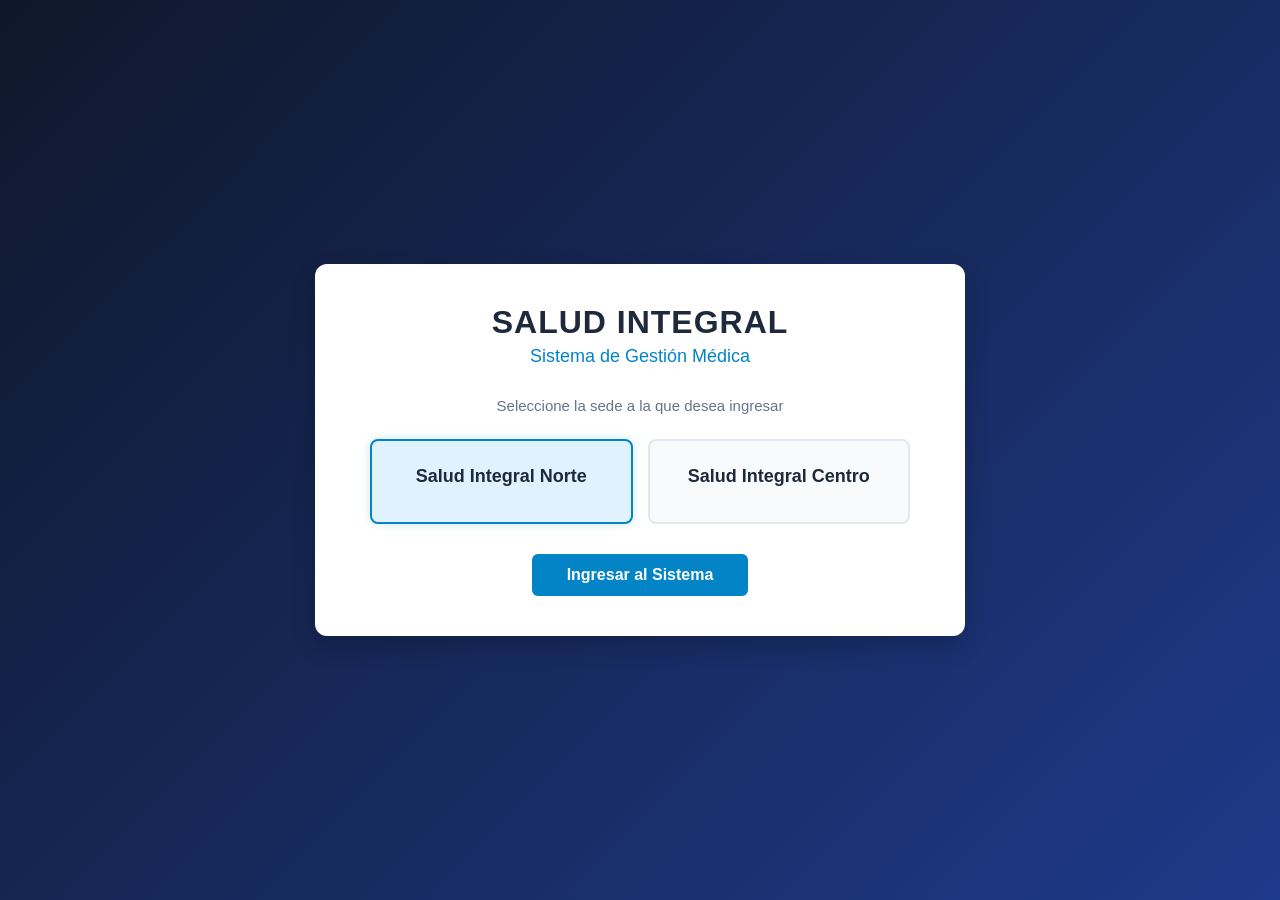
<file: index.html>
<!DOCTYPE html>
<html lang="es">
<head>
    <meta charset="UTF-8">
    <title>Salud Integral - Bienvenido</title>
    <link rel="stylesheet" href="css/styles.css">
</head>
<body class="welcome-body" data-view="welcome">
    <div class="welcome-container">
        <div class="welcome-title">SALUD INTEGRAL</div>
        <div class="welcome-subtitle">Sistema de Gestión Médica</div>
        <div class="welcome-instruction">Seleccione la sede a la que desea ingresar</div>
        
        <div class="cards-container">
            <div class="card-sede" data-sede="C01">
                <h3>Salud Integral Norte</h3>
            </div>
            <div class="card-sede" data-sede="C02">
                <h3>Salud Integral Centro</h3>
            </div>
        </div>
        
        <button id="btn-ingresar" class="btn-primary">Ingresar al Sistema</button>
    </div>
    <script src="js/app.js"></script>
</body>
</html>
</file>
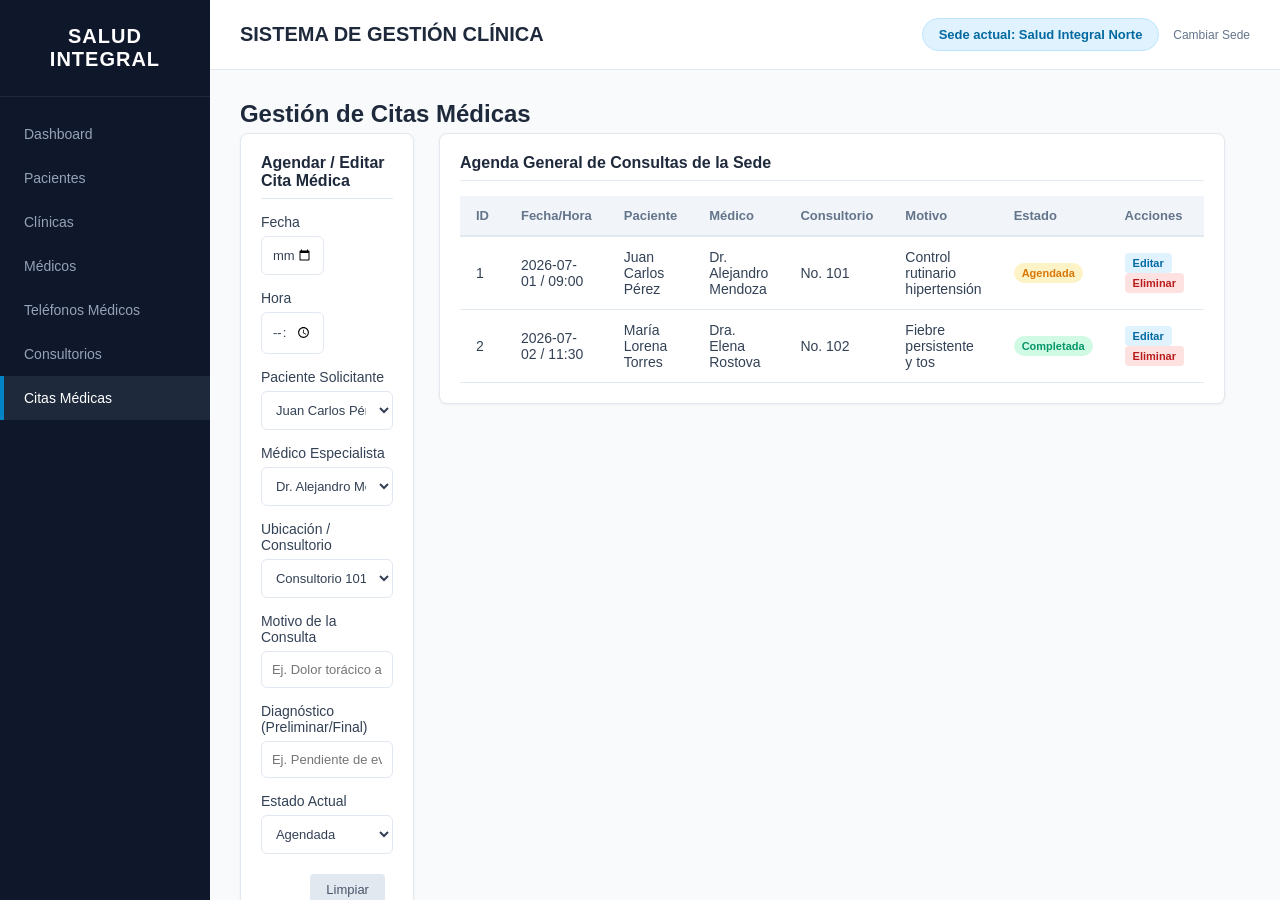
<file: citas.html>
<!DOCTYPE html>
<html lang="es">
<head>
    <meta charset="UTF-8">
    <title>Salud Integral - Citas Médicas</title>
    <link rel="stylesheet" href="css/styles.css">
</head>
<body data-view="citas">
    <div class="app-container">
        <!-- Sidebar -->
        <div class="sidebar-cell">
            <div class="sidebar-header">
                <div class="sidebar-logo">SALUD INTEGRAL</div>
            </div>
            <ul class="sidebar-menu">
                <li><a href="dashboard.html">Dashboard</a></li><li><a href="pacientes.html">Pacientes</a></li><li><a href="clinicas.html">Clínicas</a></li><li><a href="medicos.html">Médicos</a></li><li><a href="telefonos.html">Teléfonos Médicos</a></li><li><a href="consultorios.html">Consultorios</a></li><li class="active"><a href="citas.html">Citas Médicas</a></li>
            </ul>
        </div>
        
        <!-- Main Panel Content -->
        <div class="main-cell">
            <div class="app-header">
                <div class="header-table">
                    <div class="header-left">
                        <h1>SISTEMA DE GESTIÓN CLÍNICA</h1>
                    </div>
                    <div class="header-right">
                        <span class="badge-sede" id="current-sede-badge">Cargando sede...</span>
                        <a href="index.html" class="btn-change-sede">Cambiar Sede</a>
                    </div>
                </div>
            </div>
            
            <div class="app-content">
                <div class="view-title">Gestión de Citas Médicas</div>

<div class="crud-container">
    <div class="form-cell" style="width:360px;">
        <div class="panel-card">
            <div class="panel-title">Agendar / Editar Cita Médica</div>
            <form id="crud-form">
                <input type="hidden" id="id_cita">
                <div class="form-group" style="display:inline-block; width:48%; margin-right:2%;">
                    <label>Fecha</label>
                    <input type="date" id="fecha" class="form-control" required>
                </div>
                <div class="form-group" style="display:inline-block; width:48%;">
                    <label>Hora</label>
                    <input type="time" id="hora" class="form-control" required>
                </div>
                <div class="form-group">
                    <label>Paciente Solicitante</label>
                    <select id="id_paciente" class="form-control" required></select>
                </div>
                <div class="form-group">
                    <label>Médico Especialista</label>
                    <select id="id_medico" class="form-control" required></select>
                </div>
                <div class="form-group">
                    <label>Ubicación / Consultorio</label>
                    <select id="nro_consultorio" class="form-control" required></select>
                </div>
                <div class="form-group">
                    <label>Motivo de la Consulta</label>
                    <input type="text" id="motivo_consulta" class="form-control" placeholder="Ej. Dolor torácico agudo" required>
                </div>
                <div class="form-group">
                    <label>Diagnóstico (Preliminar/Final)</label>
                    <input type="text" id="diagnostico" class="form-control" placeholder="Ej. Pendiente de evaluación médica">
                </div>
                <div class="form-group">
                    <label>Estado Actual</label>
                    <select id="estado" class="form-control" required>
                        <option value="Agendada">Agendada</option>
                        <option value="Completada">Completada</option>
                        <option value="Cancelada">Cancelada</option>
                    </select>
                </div>
                <div class="form-actions">
                    <button type="button" class="btn-sm btn-secondary" onclick="clearForm()">Limpiar</button>
                    <button type="submit" class="btn-sm btn-success">Agendar Cita</button>
                </div>
            </form>
        </div>
    </div>
    
    <div class="table-cell-panel">
        <div class="panel-card">
            <div class="panel-title">Agenda General de Consultas de la Sede</div>
            <div class="table-responsive">
                <table class="custom-table">
                    <thead>
                        <tr>
                            <th>ID</th>
                            <th>Fecha/Hora</th>
                            <th>Paciente</th>
                            <th>Médico</th>
                            <th>Consultorio</th>
                            <th>Motivo</th>
                            <th>Estado</th>
                            <th>Acciones</th>
                        </tr>
                    </thead>
                    <tbody id="table-tbody"></tbody>
                </table>
            </div>
        </div>
    </div>
</div>
            </div>
        </div>
    </div>
    <script src="js/app.js"></script>
</body>
</html>
</file>
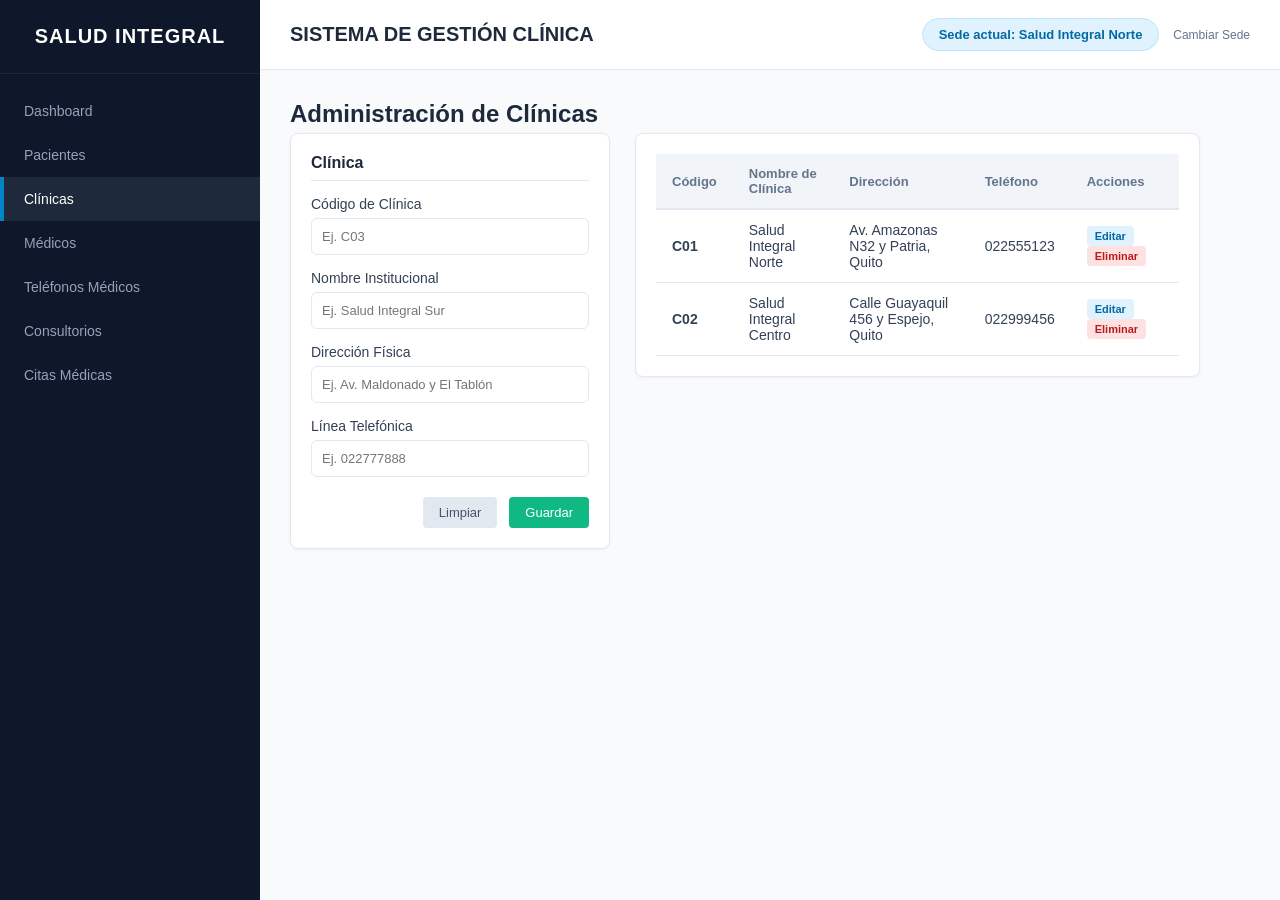
<file: clinicas.html>
<!DOCTYPE html>
<html lang="es">
<head>
    <meta charset="UTF-8">
    <title>Salud Integral - Clínicas</title>
    <link rel="stylesheet" href="css/styles.css">
</head>
<body data-view="clinicas">
    <div class="app-container">
        <!-- Sidebar -->
        <div class="sidebar-cell">
            <div class="sidebar-header">
                <div class="sidebar-logo">SALUD INTEGRAL</div>
            </div>
            <ul class="sidebar-menu">
                <li><a href="dashboard.html">Dashboard</a></li><li><a href="pacientes.html">Pacientes</a></li><li class="active"><a href="clinicas.html">Clínicas</a></li><li><a href="medicos.html">Médicos</a></li><li><a href="telefonos.html">Teléfonos Médicos</a></li><li><a href="consultorios.html">Consultorios</a></li><li><a href="citas.html">Citas Médicas</a></li>
            </ul>
        </div>
        
        <!-- Main Panel Content -->
        <div class="main-cell">
            <div class="app-header">
                <div class="header-table">
                    <div class="header-left">
                        <h1>SISTEMA DE GESTIÓN CLÍNICA</h1>
                    </div>
                    <div class="header-right">
                        <span class="badge-sede" id="current-sede-badge">Cargando sede...</span>
                        <a href="index.html" class="btn-change-sede">Cambiar Sede</a>
                    </div>
                </div>
            </div>
            
            <div class="app-content">
                <div class="view-title">Administración de Clínicas</div>

<div class="crud-container">
    <div class="form-cell">
        <div class="panel-card">
            <div class="panel-title">Clínica</div>
            <form id="crud-form">
                <div class="form-group">
                    <label>Código de Clínica</label>
                    <input type="text" id="id_clinica" class="form-control" placeholder="Ej. C03" required>
                </div>
                <div class="form-group">
                    <label>Nombre Institucional</label>
                    <input type="text" id="nombre" class="form-control" placeholder="Ej. Salud Integral Sur" required>
                </div>
                <div class="form-group">
                    <label>Dirección Física</label>
                    <input type="text" id="direccion" class="form-control" placeholder="Ej. Av. Maldonado y El Tablón" required>
                </div>
                <div class="form-group">
                    <label>Línea Telefónica</label>
                    <input type="text" id="telefono" class="form-control" placeholder="Ej. 022777888" required>
                </div>
                <div class="form-actions">
                    <button type="button" class="btn-sm btn-secondary" onclick="clearForm()">Limpiar</button>
                    <button type="submit" class="btn-sm btn-success">Guardar</button>
                </div>
            </form>
        </div>
    </div>
    
    <div class="table-cell-panel">
        <div class="panel-card">
            <div class="table-responsive">
                <table class="custom-table">
                    <thead>
                        <tr>
                            <th>Código</th>
                            <th>Nombre de Clínica</th>
                            <th>Dirección</th>
                            <th>Teléfono</th>
                            <th>Acciones</th>
                        </tr>
                    </thead>
                    <tbody id="table-tbody"></tbody>
                </table>
            </div>
        </div>
    </div>
</div>
            </div>
        </div>
    </div>
    <script src="js/app.js"></script>
</body>
</html>
</file>
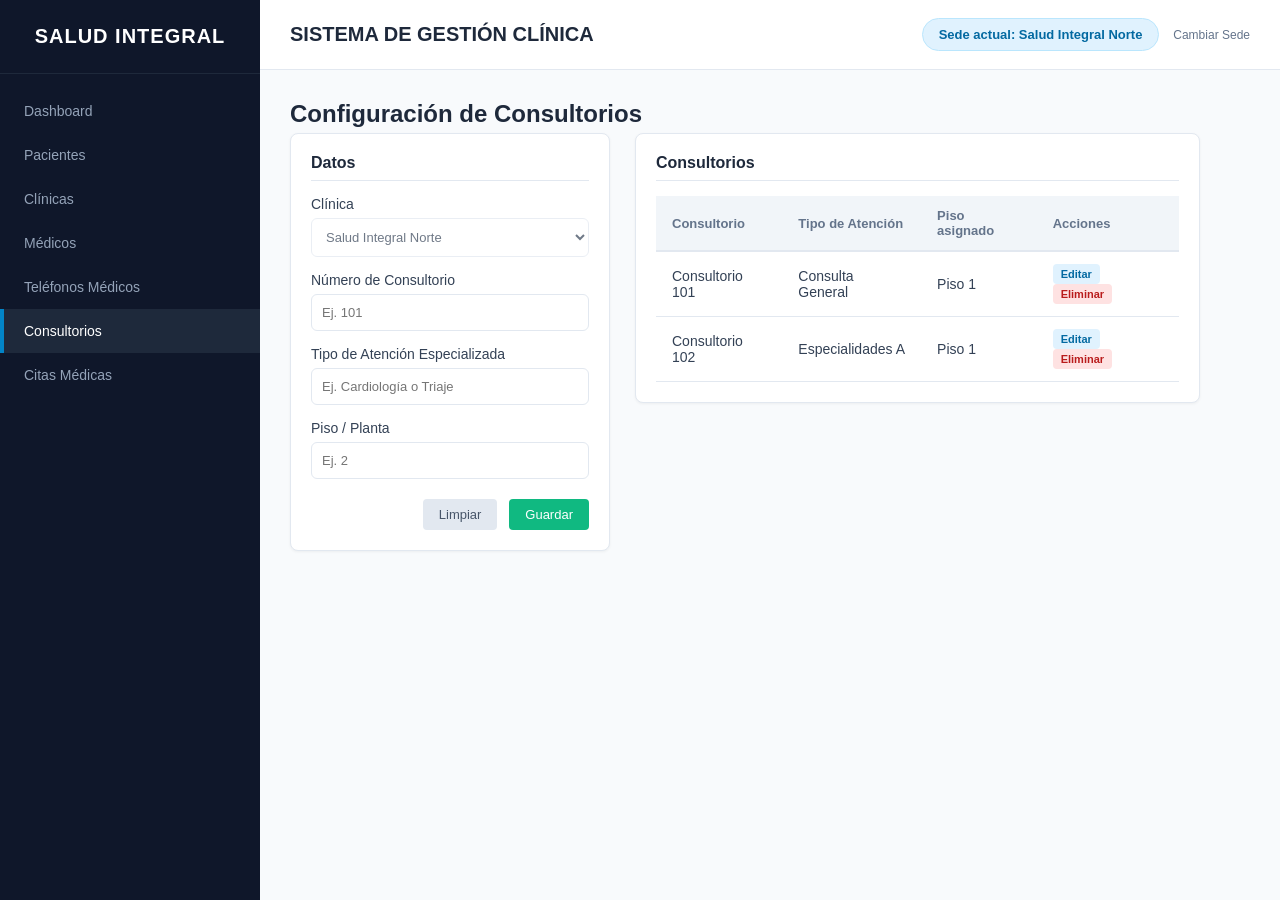
<file: consultorios.html>
<!DOCTYPE html>
<html lang="es">
<head>
    <meta charset="UTF-8">
    <title>Salud Integral - Consultorios</title>
    <link rel="stylesheet" href="css/styles.css">
</head>
<body data-view="consultorios">
    <div class="app-container">
        <!-- Sidebar -->
        <div class="sidebar-cell">
            <div class="sidebar-header">
                <div class="sidebar-logo">SALUD INTEGRAL</div>
            </div>
            <ul class="sidebar-menu">
                <li><a href="dashboard.html">Dashboard</a></li><li><a href="pacientes.html">Pacientes</a></li><li><a href="clinicas.html">Clínicas</a></li><li><a href="medicos.html">Médicos</a></li><li><a href="telefonos.html">Teléfonos Médicos</a></li><li class="active"><a href="consultorios.html">Consultorios</a></li><li><a href="citas.html">Citas Médicas</a></li>
            </ul>
        </div>
        
        <!-- Main Panel Content -->
        <div class="main-cell">
            <div class="app-header">
                <div class="header-table">
                    <div class="header-left">
                        <h1>SISTEMA DE GESTIÓN CLÍNICA</h1>
                    </div>
                    <div class="header-right">
                        <span class="badge-sede" id="current-sede-badge">Cargando sede...</span>
                        <a href="index.html" class="btn-change-sede">Cambiar Sede</a>
                    </div>
                </div>
            </div>
            
            <div class="app-content">
                <div class="view-title">Configuración de Consultorios</div>

<div class="crud-container">
    <div class="form-cell">
        <div class="panel-card">
            <div class="panel-title">Datos</div>
            <form id="crud-form">
                <div class="form-group">
                    <label>Clínica</label>
                    <select id="id_clinica" class="form-control" required></select>
                </div>
                <div class="form-group">
                    <label>Número de Consultorio</label>
                    <input type="number" id="nro_consultorio" class="form-control" placeholder="Ej. 101" required>
                </div>
                <div class="form-group">
                    <label>Tipo de Atención Especializada</label>
                    <input type="text" id="tipo_atencion" class="form-control" placeholder="Ej. Cardiología o Triaje" required>
                </div>
                <div class="form-group">
                    <label>Piso / Planta</label>
                    <input type="number" id="piso" class="form-control" placeholder="Ej. 2" min="1" required>
                </div>
                <div class="form-actions">
                    <button type="button" class="btn-sm btn-secondary" onclick="clearForm()">Limpiar</button>
                    <button type="submit" class="btn-sm btn-success">Guardar</button>
                </div>
            </form>
        </div>
    </div>
    
    <div class="table-cell-panel">
        <div class="panel-card">
            <div class="panel-title">Consultorios</div>
            <div class="table-responsive">
                <table class="custom-table">
                    <thead>
                        <tr>
                            <th>Consultorio</th>
                            <th>Tipo de Atención</th>
                            <th>Piso asignado</th>
                            <th>Acciones</th>
                        </tr>
                    </thead>
                    <tbody id="table-tbody"></tbody>
                </table>
            </div>
        </div>
    </div>
</div>
            </div>
        </div>
    </div>
    <script src="js/app.js"></script>
</body>
</html>
</file>
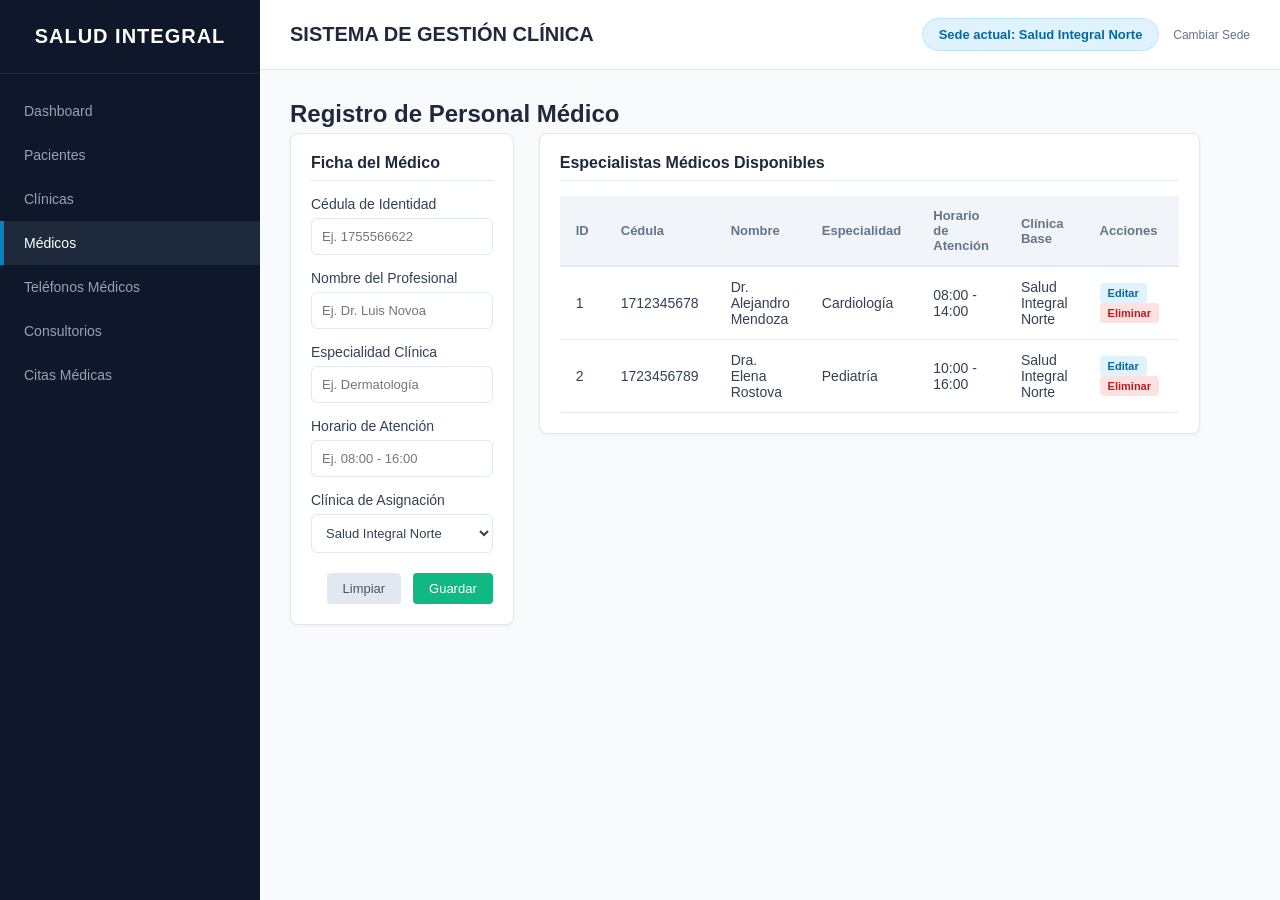
<file: medicos.html>
<!DOCTYPE html>
<html lang="es">
<head>
    <meta charset="UTF-8">
    <title>Salud Integral - Médicos</title>
    <link rel="stylesheet" href="css/styles.css">
</head>
<body data-view="medicos">
    <div class="app-container">
        <!-- Sidebar -->
        <div class="sidebar-cell">
            <div class="sidebar-header">
                <div class="sidebar-logo">SALUD INTEGRAL</div>
            </div>
            <ul class="sidebar-menu">
                <li><a href="dashboard.html">Dashboard</a></li><li><a href="pacientes.html">Pacientes</a></li><li><a href="clinicas.html">Clínicas</a></li><li class="active"><a href="medicos.html">Médicos</a></li><li><a href="telefonos.html">Teléfonos Médicos</a></li><li><a href="consultorios.html">Consultorios</a></li><li><a href="citas.html">Citas Médicas</a></li>
            </ul>
        </div>
        
        <!-- Main Panel Content -->
        <div class="main-cell">
            <div class="app-header">
                <div class="header-table">
                    <div class="header-left">
                        <h1>SISTEMA DE GESTIÓN CLÍNICA</h1>
                    </div>
                    <div class="header-right">
                        <span class="badge-sede" id="current-sede-badge">Cargando sede...</span>
                        <a href="index.html" class="btn-change-sede">Cambiar Sede</a>
                    </div>
                </div>
            </div>
            
            <div class="app-content">
                <div class="view-title">Registro de Personal Médico</div>

<div class="crud-container">
    <div class="form-cell">
        <div class="panel-card">
            <div class="panel-title">Ficha del Médico</div>
            <form id="crud-form">
                <input type="hidden" id="id_medico">
                <div class="form-group">
                    <label>Cédula de Identidad</label>
                    <input type="text" id="cedula" class="form-control" placeholder="Ej. 1755566622" required>
                </div>
                <div class="form-group">
                    <label>Nombre del Profesional</label>
                    <input type="text" id="nombre" class="form-control" placeholder="Ej. Dr. Luis Novoa" required>
                </div>
                <div class="form-group">
                    <label>Especialidad Clínica</label>
                    <input type="text" id="especialidad" class="form-control" placeholder="Ej. Dermatología" required>
                </div>
                <div class="form-group">
                    <label>Horario de Atención</label>
                    <input type="text" id="horario_atencion" class="form-control" placeholder="Ej. 08:00 - 16:00" required>
                </div>
                <div class="form-group">
                    <label>Clínica de Asignación</label>
                    <select id="id_clinica" class="form-control" required></select>
                </div>
                <div class="form-actions">
                    <button type="button" class="btn-sm btn-secondary" onclick="clearForm()">Limpiar</button>
                    <button type="submit" class="btn-sm btn-success">Guardar</button>
                </div>
            </form>
        </div>
    </div>
    
    <div class="table-cell-panel">
        <div class="panel-card">
            <div class="panel-title">Especialistas Médicos Disponibles</div>
            <div class="table-responsive">
                <table class="custom-table">
                    <thead>
                        <tr>
                            <th>ID</th>
                            <th>Cédula</th>
                            <th>Nombre</th>
                            <th>Especialidad</th>
                            <th>Horario de Atención</th>
                            <th>Clínica Base</th>
                            <th>Acciones</th>
                        </tr>
                    </thead>
                    <tbody id="table-tbody"></tbody>
                </table>
            </div>
        </div>
    </div>
</div>
            </div>
        </div>
    </div>
    <script src="js/app.js"></script>
</body>
</html>
</file>
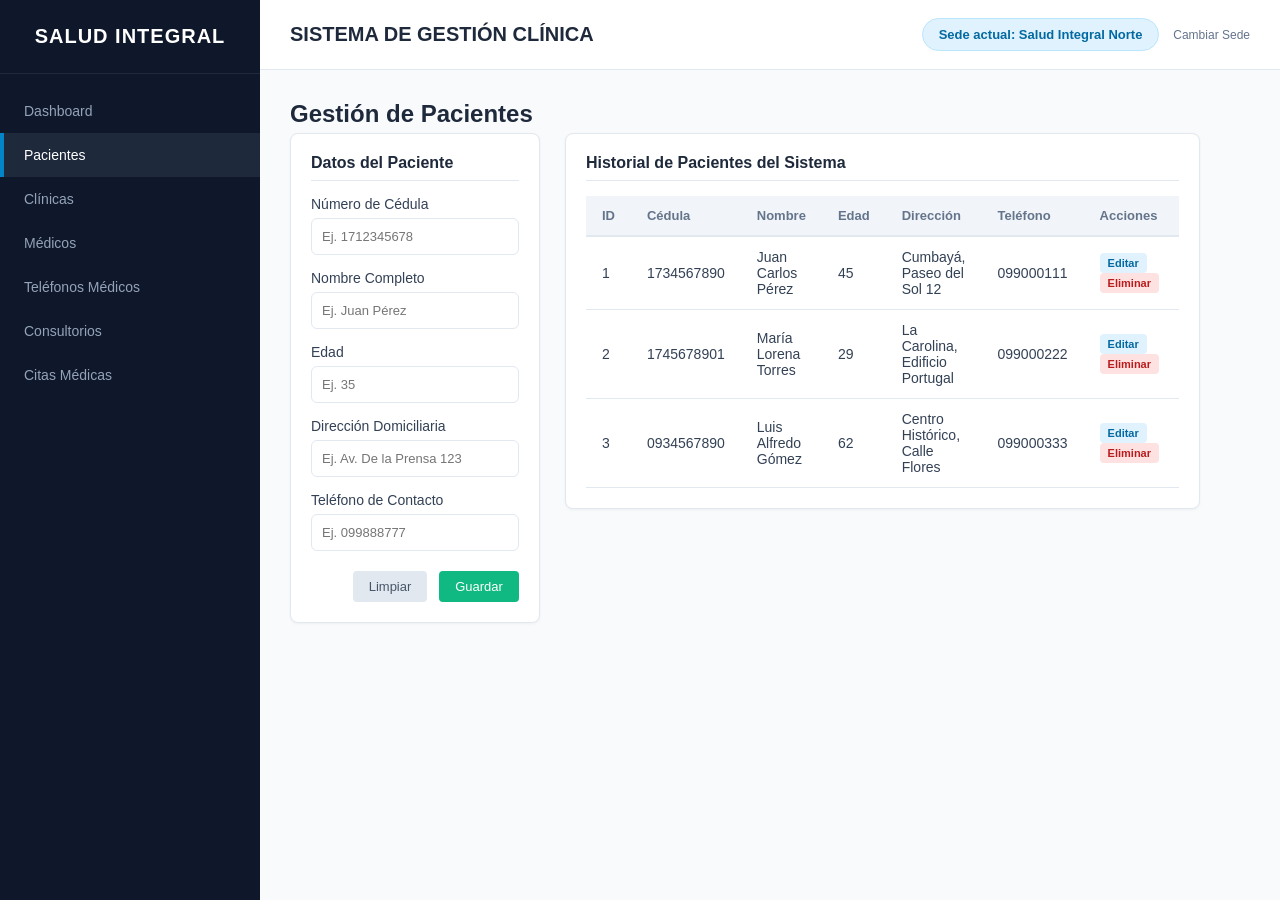
<file: pacientes.html>
<!DOCTYPE html>
<html lang="es">
<head>
    <meta charset="UTF-8">
    <title>Salud Integral - Pacientes</title>
    <link rel="stylesheet" href="css/styles.css">
</head>
<body data-view="pacientes">
    <div class="app-container">
        <!-- Sidebar -->
        <div class="sidebar-cell">
            <div class="sidebar-header">
                <div class="sidebar-logo">SALUD INTEGRAL</div>
            </div>
            <ul class="sidebar-menu">
                <li><a href="dashboard.html">Dashboard</a></li><li class="active"><a href="pacientes.html">Pacientes</a></li><li><a href="clinicas.html">Clínicas</a></li><li><a href="medicos.html">Médicos</a></li><li><a href="telefonos.html">Teléfonos Médicos</a></li><li><a href="consultorios.html">Consultorios</a></li><li><a href="citas.html">Citas Médicas</a></li>
            </ul>
        </div>
        
        <!-- Main Panel Content -->
        <div class="main-cell">
            <div class="app-header">
                <div class="header-table">
                    <div class="header-left">
                        <h1>SISTEMA DE GESTIÓN CLÍNICA</h1>
                    </div>
                    <div class="header-right">
                        <span class="badge-sede" id="current-sede-badge">Cargando sede...</span>
                        <a href="index.html" class="btn-change-sede">Cambiar Sede</a>
                    </div>
                </div>
            </div>
            
            <div class="app-content">
                <div class="view-title">Gestión de Pacientes</div>

<div class="crud-container">
    <div class="form-cell">
        <div class="panel-card">
            <div class="panel-title">Datos del Paciente</div>
            <form id="crud-form">
                <input type="hidden" id="id_paciente">
                <div class="form-group">
                    <label>Número de Cédula</label>
                    <input type="text" id="cedula" class="form-control" placeholder="Ej. 1712345678" required>
                </div>
                <div class="form-group">
                    <label>Nombre Completo</label>
                    <input type="text" id="nombre" class="form-control" placeholder="Ej. Juan Pérez" required>
                </div>
                <div class="form-group">
                    <label>Edad</label>
                    <input type="number" id="edad" class="form-control" placeholder="Ej. 35" min="0" required>
                </div>
                <div class="form-group">
                    <label>Dirección Domiciliaria</label>
                    <input type="text" id="direccion" class="form-control" placeholder="Ej. Av. De la Prensa 123" required>
                </div>
                <div class="form-group">
                    <label>Teléfono de Contacto</label>
                    <input type="text" id="telefono" class="form-control" placeholder="Ej. 099888777" required>
                </div>
                <div class="form-actions">
                    <button type="button" class="btn-sm btn-secondary" onclick="clearForm()">Limpiar</button>
                    <button type="submit" class="btn-sm btn-success">Guardar</button>
                </div>
            </form>
        </div>
    </div>
    
    <div class="table-cell-panel">
        <div class="panel-card">
            <div class="panel-title">Historial de Pacientes del Sistema</div>
            <div class="table-responsive">
                <table class="custom-table">
                    <thead>
                        <tr>
                            <th>ID</th>
                            <th>Cédula</th>
                            <th>Nombre</th>
                            <th>Edad</th>
                            <th>Dirección</th>
                            <th>Teléfono</th>
                            <th>Acciones</th>
                        </tr>
                    </thead>
                    <tbody id="table-tbody"></tbody>
                </table>
            </div>
        </div>
    </div>
</div>
            </div>
        </div>
    </div>
    <script src="js/app.js"></script>
</body>
</html>
</file>
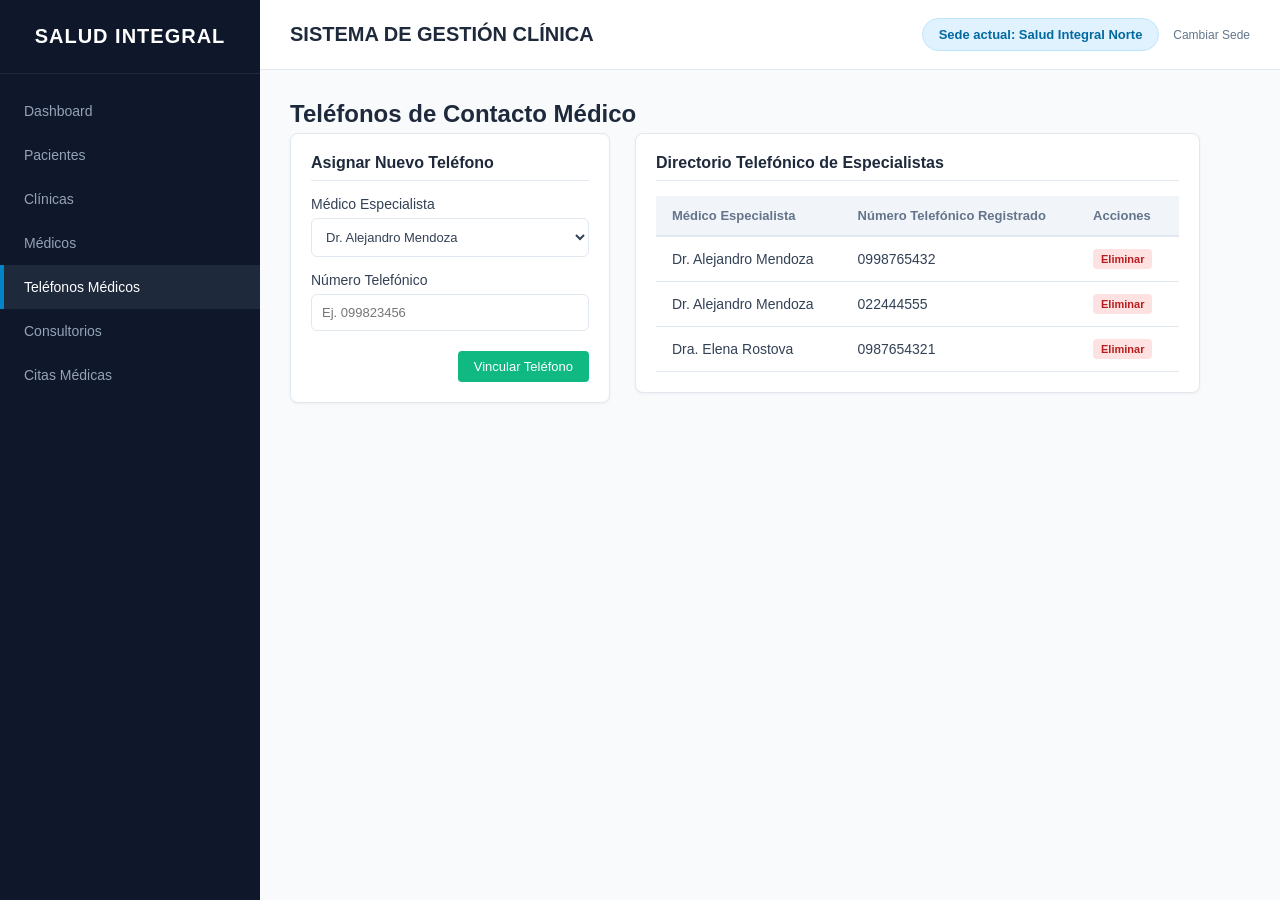
<file: telefonos.html>
<!DOCTYPE html>
<html lang="es">
<head>
    <meta charset="UTF-8">
    <title>Salud Integral - Teléfonos</title>
    <link rel="stylesheet" href="css/styles.css">
</head>
<body data-view="telefonos">
    <div class="app-container">
        <!-- Sidebar -->
        <div class="sidebar-cell">
            <div class="sidebar-header">
                <div class="sidebar-logo">SALUD INTEGRAL</div>
            </div>
            <ul class="sidebar-menu">
                <li><a href="dashboard.html">Dashboard</a></li><li><a href="pacientes.html">Pacientes</a></li><li><a href="clinicas.html">Clínicas</a></li><li><a href="medicos.html">Médicos</a></li><li class="active"><a href="telefonos.html">Teléfonos Médicos</a></li><li><a href="consultorios.html">Consultorios</a></li><li><a href="citas.html">Citas Médicas</a></li>
            </ul>
        </div>
        
        <!-- Main Panel Content -->
        <div class="main-cell">
            <div class="app-header">
                <div class="header-table">
                    <div class="header-left">
                        <h1>SISTEMA DE GESTIÓN CLÍNICA</h1>
                    </div>
                    <div class="header-right">
                        <span class="badge-sede" id="current-sede-badge">Cargando sede...</span>
                        <a href="index.html" class="btn-change-sede">Cambiar Sede</a>
                    </div>
                </div>
            </div>
            
            <div class="app-content">
                <div class="view-title">Teléfonos de Contacto Médico</div>

<div class="crud-container">
    <div class="form-cell">
        <div class="panel-card">
            <div class="panel-title">Asignar Nuevo Teléfono</div>
            <form id="crud-form">
                <div class="form-group">
                    <label>Médico Especialista</label>
                    <select id="id_medico" class="form-control" required></select>
                </div>
                <div class="form-group">
                    <label>Número Telefónico</label>
                    <input type="text" id="telefono" class="form-control" placeholder="Ej. 099823456" required>
                </div>
                <div class="form-actions">
                    <button type="submit" class="btn-sm btn-success">Vincular Teléfono</button>
                </div>
            </form>
        </div>
    </div>
    
    <div class="table-cell-panel">
        <div class="panel-card">
            <div class="panel-title">Directorio Telefónico de Especialistas</div>
            <div class="table-responsive">
                <table class="custom-table">
                    <thead>
                        <tr>
                            <th>Médico Especialista</th>
                            <th>Número Telefónico Registrado</th>
                            <th>Acciones</th>
                        </tr>
                    </thead>
                    <tbody id="table-tbody"></tbody>
                </table>
            </div>
        </div>
    </div>
</div>
            </div>
        </div>
    </div>
    <script src="js/app.js"></script>
</body>
</html>
</file>
<file: css/styles.css>
/* Reset & Global Styles */
* {
    box-sizing: border-box;
    margin: 0;
    padding: 0;
    font-family: 'Segoe UI', Tahoma, Geneva, Verdana, sans-serif;
}

:root {
    --primary-dark: #1e293b;
    --primary-blue: #0284c7;
    --primary-light: #f0fdf4; /* Soft hint */
    --bg-light: #f8fafc;
    --sidebar-bg: #0f172a;
    --text-main: #334155;
    --text-muted: #64748b;
    --border-color: #e2e8f0;
    --white: #ffffff;
    --success: #10b981;
    --danger: #ef4444;
    --warning: #f59e0b;
}

body {
    background-color: var(--bg-light);
    color: var(--text-main);
    font-size: 14px;
    height: 100vh;
    overflow: hidden;
}

/* Landing / Sede Selection Layout */
.welcome-body {
    background: linear-gradient(135deg, #0f172a 0%, #1e3a8a 100%);
    height: 100vh;
    display: flex;
    justify-content: center;
    align-items: center;
    overflow: auto;
}

.welcome-container {
    background: var(--white);
    padding: 40px;
    border-radius: 12px;
    box-shadow: 0 10px 25px rgba(0,0,0,0.2);
    max-width: 650px;
    width: 100%;
    text-align: center;
}

.welcome-title {
    color: var(--primary-dark);
    font-size: 32px;
    font-weight: 700;
    letter-spacing: 1px;
    margin-bottom: 5px;
}

.welcome-subtitle {
    color: var(--primary-blue);
    font-size: 18px;
    font-weight: 400;
    margin-bottom: 30px;
}

.welcome-instruction {
    color: var(--text-muted);
    font-size: 15px;
    margin-bottom: 25px;
}

.cards-container {
    display: table;
    width: 100%;
    margin-bottom: 30px;
    border-collapse: separate;
    border-spacing: 15px 0;
}

.card-sede {
    display: table-cell;
    width: 50%;
    background: var(--bg-light);
    border: 2px solid var(--border-color);
    border-radius: 8px;
    padding: 25px;
    cursor: pointer;
    transition: all 0.2s ease;
    text-align: center;
    vertical-align: middle;
}

.card-sede:hover {
    border-color: var(--primary-blue);
    background: #f0f9ff;
    transform: translateY(-2px);
}

.card-sede.selected {
    border-color: var(--primary-blue);
    background: #e0f2fe;
    box-shadow: 0 0 10px rgba(2, 132, 199, 0.2);
}

.card-sede h3 {
    color: var(--primary-dark);
    margin-bottom: 10px;
    font-size: 18px;
}

.card-sede p {
    color: var(--text-muted);
    font-size: 13px;
}

.btn-primary {
    background-color: var(--primary-blue);
    color: var(--white);
    border: none;
    padding: 12px 35px;
    font-size: 16px;
    font-weight: 600;
    border-radius: 6px;
    cursor: pointer;
    transition: background 0.2s;
}

.btn-primary:hover {
    background-color: #0369a1;
}

/* Dashboard App Layout */
.app-container {
    display: table;
    width: 100%;
    height: 100vh;
    border-collapse: collapse;
}

.sidebar-cell {
    display: table-cell;
    width: 260px;
    background-color: var(--sidebar-bg);
    vertical-align: top;
    height: 100vh;
}

.main-cell {
    display: table-cell;
    vertical-align: top;
    height: 100vh;
    overflow-y: auto;
}

/* Sidebar Styling */
.sidebar-header {
    padding: 25px 20px;
    border-bottom: 1px solid #1e293b;
    text-align: center;
}

.sidebar-logo {
    color: var(--white);
    font-size: 20px;
    font-weight: 700;
    letter-spacing: 1px;
}

.sidebar-menu {
    list-style: none;
    margin-top: 15px;
}

.sidebar-menu li a {
    display: block;
    padding: 14px 20px;
    color: #94a3b8;
    text-decoration: none;
    font-weight: 500;
    transition: all 0.2s;
    border-left: 4px solid transparent;
}

.sidebar-menu li a:hover {
    background: #1e293b;
    color: var(--white);
}

.sidebar-menu li.active a {
    background: #1e293b;
    color: var(--white);
    border-left-color: var(--primary-blue);
}

/* Header Styling */
.app-header {
    background-color: var(--white);
    height: 70px;
    border-bottom: 1px solid var(--border-color);
    padding: 0 30px;
}

.header-table {
    display: table;
    width: 100%;
    height: 100%;
}

.header-left, .header-right {
    display: table-cell;
    vertical-align: middle;
}

.header-left h1 {
    font-size: 20px;
    color: var(--primary-dark);
    font-weight: 600;
}

.header-right {
    text-align: right;
}

.badge-sede {
    background-color: #e0f2fe;
    color: #0369a1;
    padding: 8px 16px;
    border-radius: 20px;
    font-weight: 600;
    font-size: 13px;
    border: 1px solid #bae6fd;
    display: inline-block;
}

.btn-change-sede {
    font-size: 12px;
    color: var(--text-muted);
    text-decoration: none;
    margin-left: 10px;
}

.btn-change-sede:hover {
    color: var(--primary-blue);
}

/* Content Frame & Views */
.app-content {
    padding: 30px;
    height: calc(100vh - 70px);
    overflow-y: auto;
}

.view-title {
    font-size: 24px;
    color: var(--primary-dark);
    margin-bottom: 5px;
    font-weight: 600;
}

.view-subtitle {
    color: var(--text-muted);
    margin-bottom: 25px;
}

/* Statistics Grid (Dashboard view) */
.stats-table {
    display: table;
    width: 100%;
    border-collapse: separate;
    border-spacing: 20px 0;
    margin-left: -20px;
    margin-bottom: 30px;
}

.stats-card {
    display: table-cell;
    background: var(--white);
    border: 1px solid var(--border-color);
    border-radius: 8px;
    padding: 20px;
    width: 25%;
    box-shadow: 0 1px 3px rgba(0,0,0,0.05);
}

.stats-card .label {
    color: var(--text-muted);
    font-size: 13px;
    font-weight: 500;
    margin-bottom: 5px;
}

.stats-card .value {
    color: var(--primary-dark);
    font-size: 28px;
    font-weight: 700;
}

/* Split Structure for CRUD (Form and Table side-by-side) */
.crud-container {
    display: table;
    width: 100%;
    border-collapse: separate;
    border-spacing: 25px 0;
    margin-left: -25px;
}

.form-cell {
    display: table-cell;
    width: 320px;
    vertical-align: top;
}

.table-cell-panel {
    display: table-cell;
    vertical-align: top;
}

/* Card Panel Layout */
.panel-card {
    background: var(--white);
    border: 1px solid var(--border-color);
    border-radius: 8px;
    box-shadow: 0 1px 3px rgba(0,0,0,0.05);
    padding: 20px;
    margin-bottom: 20px;
}

.panel-title {
    font-size: 16px;
    color: var(--primary-dark);
    font-weight: 600;
    margin-bottom: 15px;
    padding-bottom: 8px;
    border-bottom: 1px solid var(--border-color);
}

/* Forms Design */
.form-group {
    margin-bottom: 15px;
}

.form-group label {
    display: block;
    color: var(--text-main);
    font-weight: 500;
    margin-bottom: 6px;
}

.form-control {
    width: 100%;
    padding: 10px;
    border: 1px solid var(--border-color);
    border-radius: 6px;
    font-size: 13px;
    color: var(--text-main);
    background-color: var(--white);
}

.form-control:focus {
    outline: none;
    border-color: var(--primary-blue);
    box-shadow: 0 0 0 3px rgba(2, 132, 199, 0.15);
}

.form-actions {
    margin-top: 20px;
    text-align: right;
}

.btn-sm {
    padding: 8px 16px;
    font-size: 13px;
    font-weight: 500;
    border-radius: 4px;
    cursor: pointer;
    border: none;
    display: inline-block;
}

.btn-success {
    background-color: var(--success);
    color: var(--white);
}

.btn-success:hover {
    background-color: #059669;
}

.btn-secondary {
    background-color: #e2e8f0;
    color: #475569;
    margin-right: 8px;
}

.btn-secondary:hover {
    background-color: #cbd5e1;
}

/* Tables Styling */
.table-responsive {
    width: 100%;
    overflow-x: auto;
}

.custom-table {
    width: 100%;
    border-collapse: collapse;
    text-align: left;
}

.custom-table th {
    background-color: #f1f5f9;
    color: var(--text-muted);
    font-weight: 600;
    padding: 12px 16px;
    border-bottom: 2px solid var(--border-color);
    font-size: 13px;
}

.custom-table td {
    padding: 12px 16px;
    border-bottom: 1px solid var(--border-color);
    color: var(--text-main);
    vertical-align: middle;
}

.custom-table tr:hover {
    background-color: #f8fafc;
}

/* Action Buttons in Tables */
.btn-action {
    padding: 4px 8px;
    font-size: 11px;
    font-weight: 600;
    border-radius: 4px;
    cursor: pointer;
    border: none;
    margin-right: 4px;
}

.btn-edit {
    background-color: #e0f2fe;
    color: #0369a1;
}

.btn-edit:hover {
    background-color: #bae6fd;
}

.btn-delete {
    background-color: #fee2e2;
    color: #b91c1c;
}

.btn-delete:hover {
    background-color: #fecaca;
}

/* Status Badges */
.badge-status {
    padding: 4px 8px;
    border-radius: 12px;
    font-weight: 600;
    font-size: 11px;
    display: inline-block;
}

.status-agendada { background-color: #fef3c7; color: #d97706; }
.status-completada { background-color: #d1fae5; color: #059669; }
.status-cancelada { background-color: #fee2e2; color: #dc2626; }
</file>
